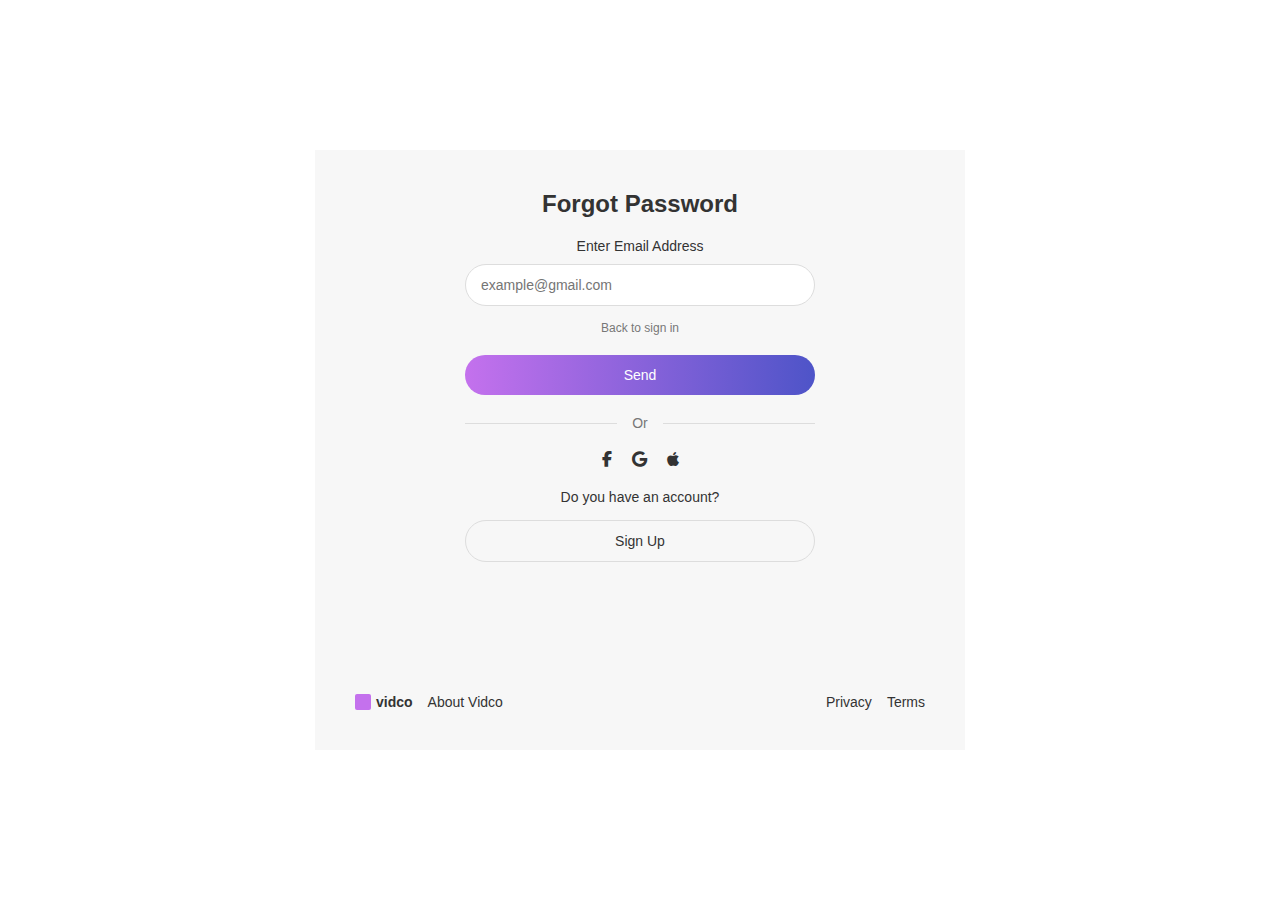
<file: index.html>
<!DOCTYPE html>
<html lang="en">
<head>
    <meta charset="UTF-8">
    <meta name="viewport" content="width=device-width, initial-scale=1.0">
    <title>Forgot Password</title>
    <link rel="stylesheet" href="styles.css">
    <link rel="stylesheet" href="https://cdnjs.cloudflare.com/ajax/libs/font-awesome/6.4.0/css/all.min.css">
</head>
<body>
    <div class="container">
        <div class="form-container">
            <h1>Forgot Password</h1>
            
            <p class="label">Enter Email Address</p>
            
            <div class="input-container">
                <input type="email" placeholder="example@gmail.com">
            </div>
            
            <a href="#" class="back-link">Back to sign in</a>
            
            <button class="send-button">Send</button>
            
            <div class="divider">
                <span class="line"></span>
                <span class="or-text">Or</span>
                <span class="line"></span>
            </div>
            
            <div class="social-icons">
                <a href="#" class="social-icon"><i class="fab fa-facebook-f"></i></a>
                <a href="#" class="social-icon"><i class="fab fa-google"></i></a>
                <a href="#" class="social-icon"><i class="fab fa-apple"></i></a>
            </div>
            
            <p class="account-text">Do you have an account?</p>
            
            <button class="signup-button">Sign Up</button>
        </div>
        
        <footer>
            <div class="footer-left">
                <div class="logo">
                    <span class="logo-square"></span>
                    <span class="logo-text">vidco</span>
                </div>
                <a href="#" class="about-link">About Vidco</a>
            </div>
            <div class="footer-right">
                <a href="#" class="footer-link">Privacy</a>
                <a href="#" class="footer-link">Terms</a>
            </div>
        </footer>
    </div>

    <script src="script.js"></script>
</body>
</html>






<!-- <!DOCTYPE html>
<html lang="en">
<head>
    <meta charset="UTF-8">
    <meta name="viewport" content="width=device-width, initial-scale=1.0">
    <title>Forgot Password</title>
    <link rel="stylesheet" href="styles.css">
</head>
<body>
    <div class="container">
        <h1>Forgot Password</h1>
        
        <div class="form-group">
            <label>Enter Email Address</label>
            <input type="email" placeholder="example@gmail.com" class="email-input">
        </div>

        <a href="#" class="back-link">Back to sign in</a>

        <button class="send-btn">Send</button>

        <div class="separator">
            <span class="or-line"></span>
            <span class="or-text">Or</span>
            <span class="or-line"></span>
        </div>

        <div class="account-prompt">
            <span>Do you have an account?</span>
            <a href="#" class="signup-link">Sign Up</a>
        </div>

        <div class="footer">
            <a href="#" class="footer-link">video</a>
            <a href="#" class="footer-link">About Video</a>
            <a href="#" class="footer-link">Privacy Terms</a>
        </div>
    </div>
</body>
</html> -->
</file>
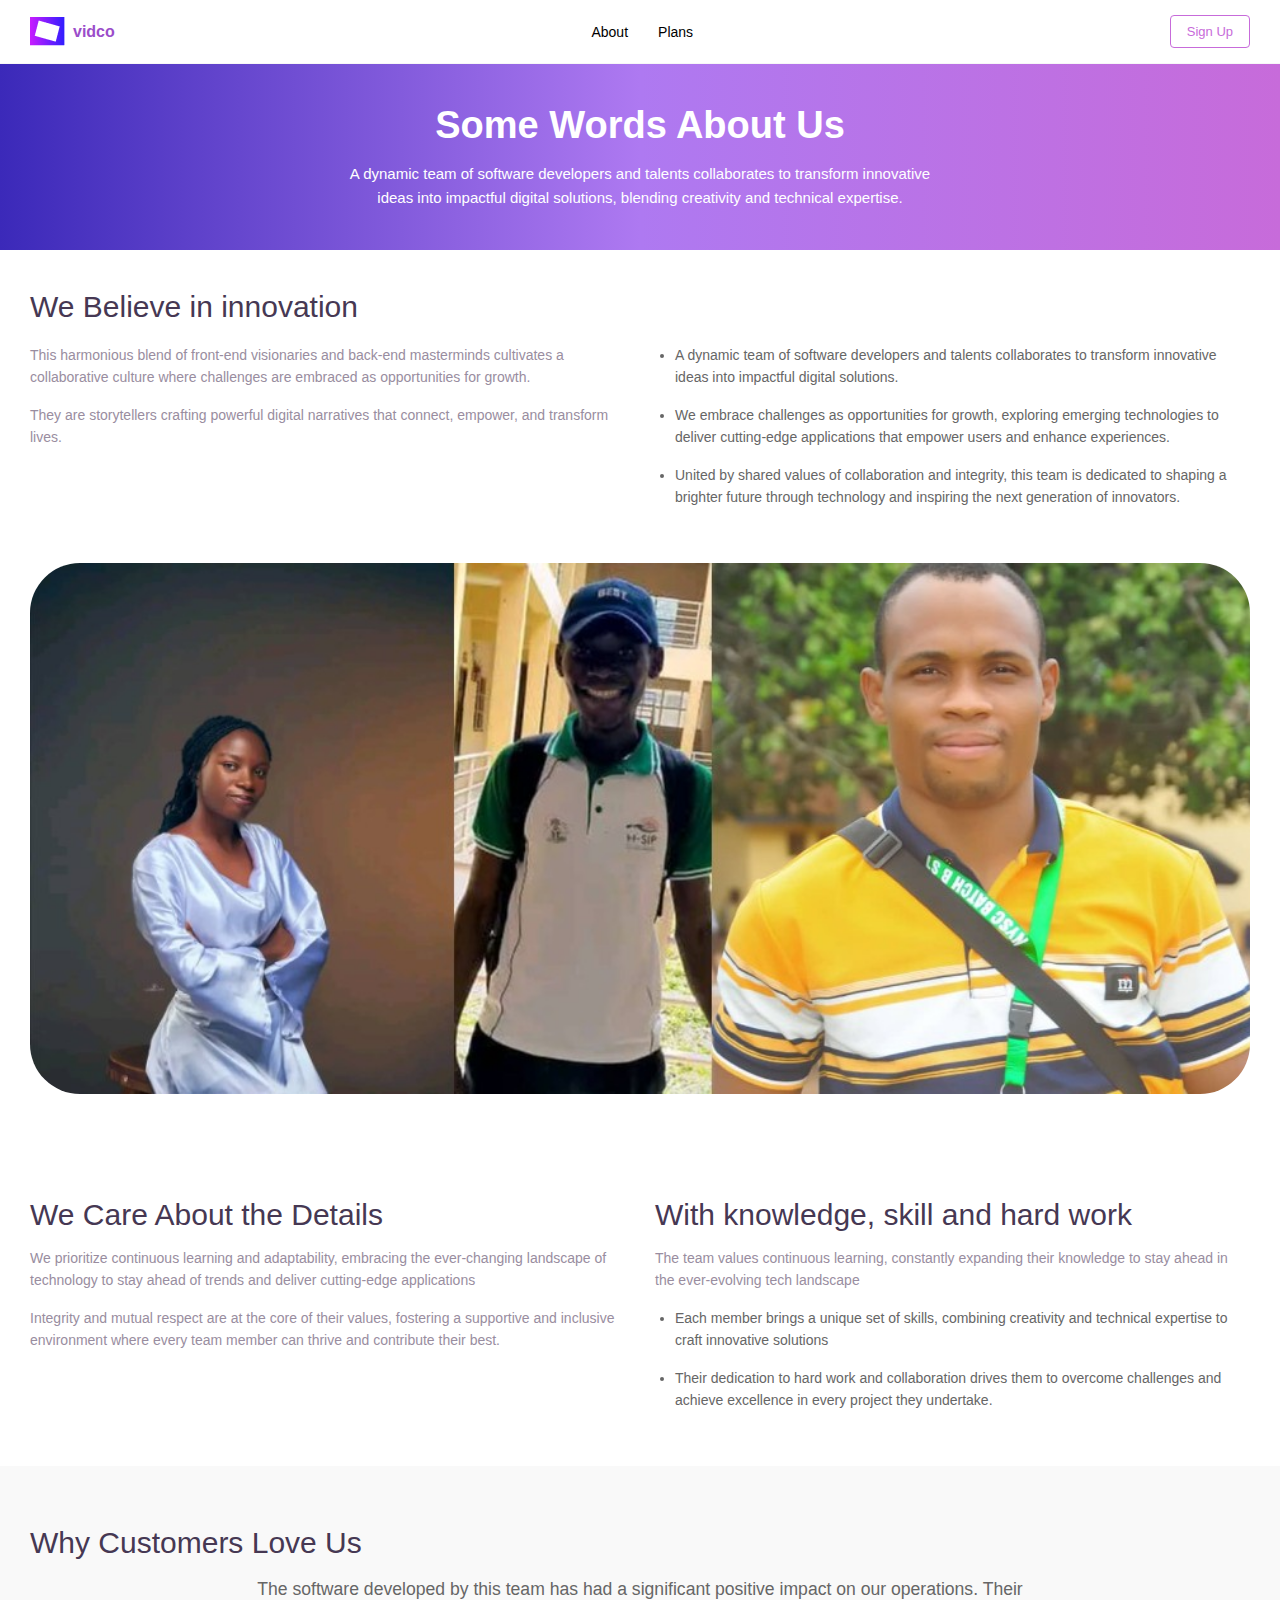
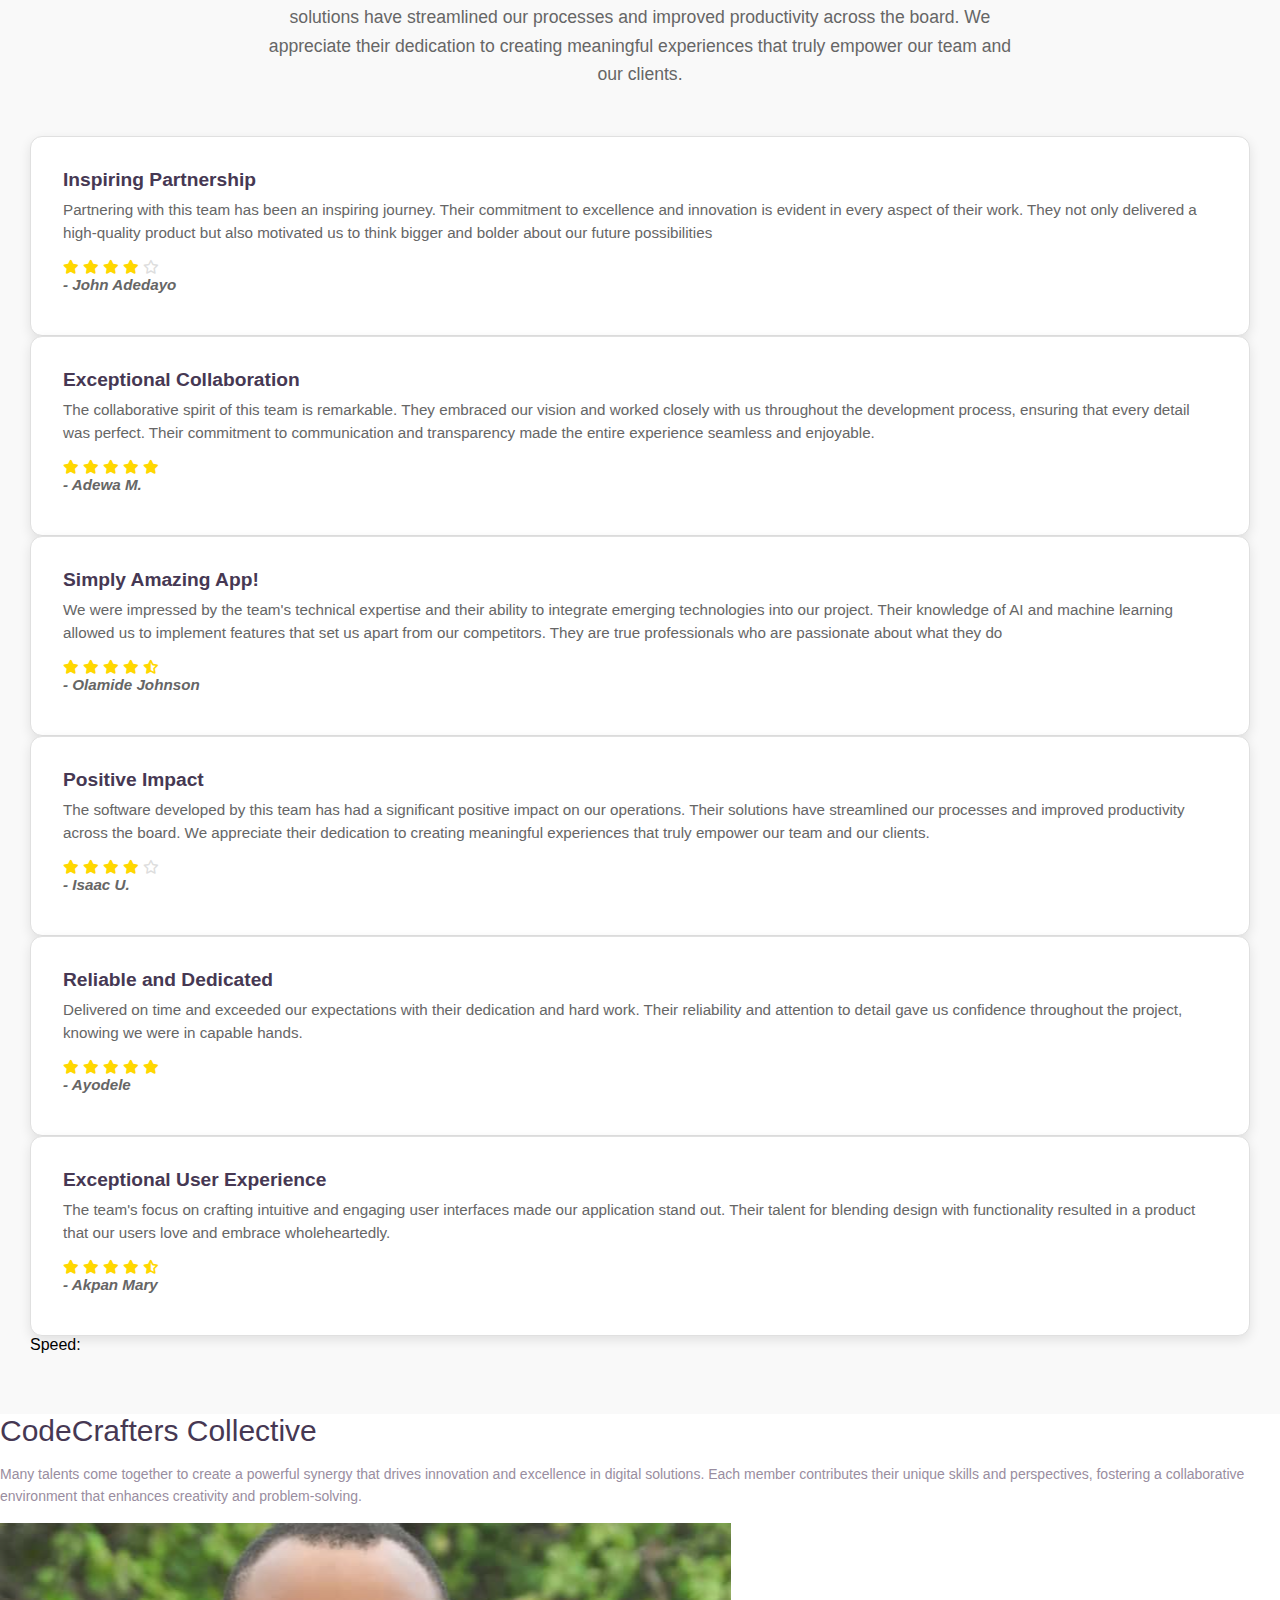
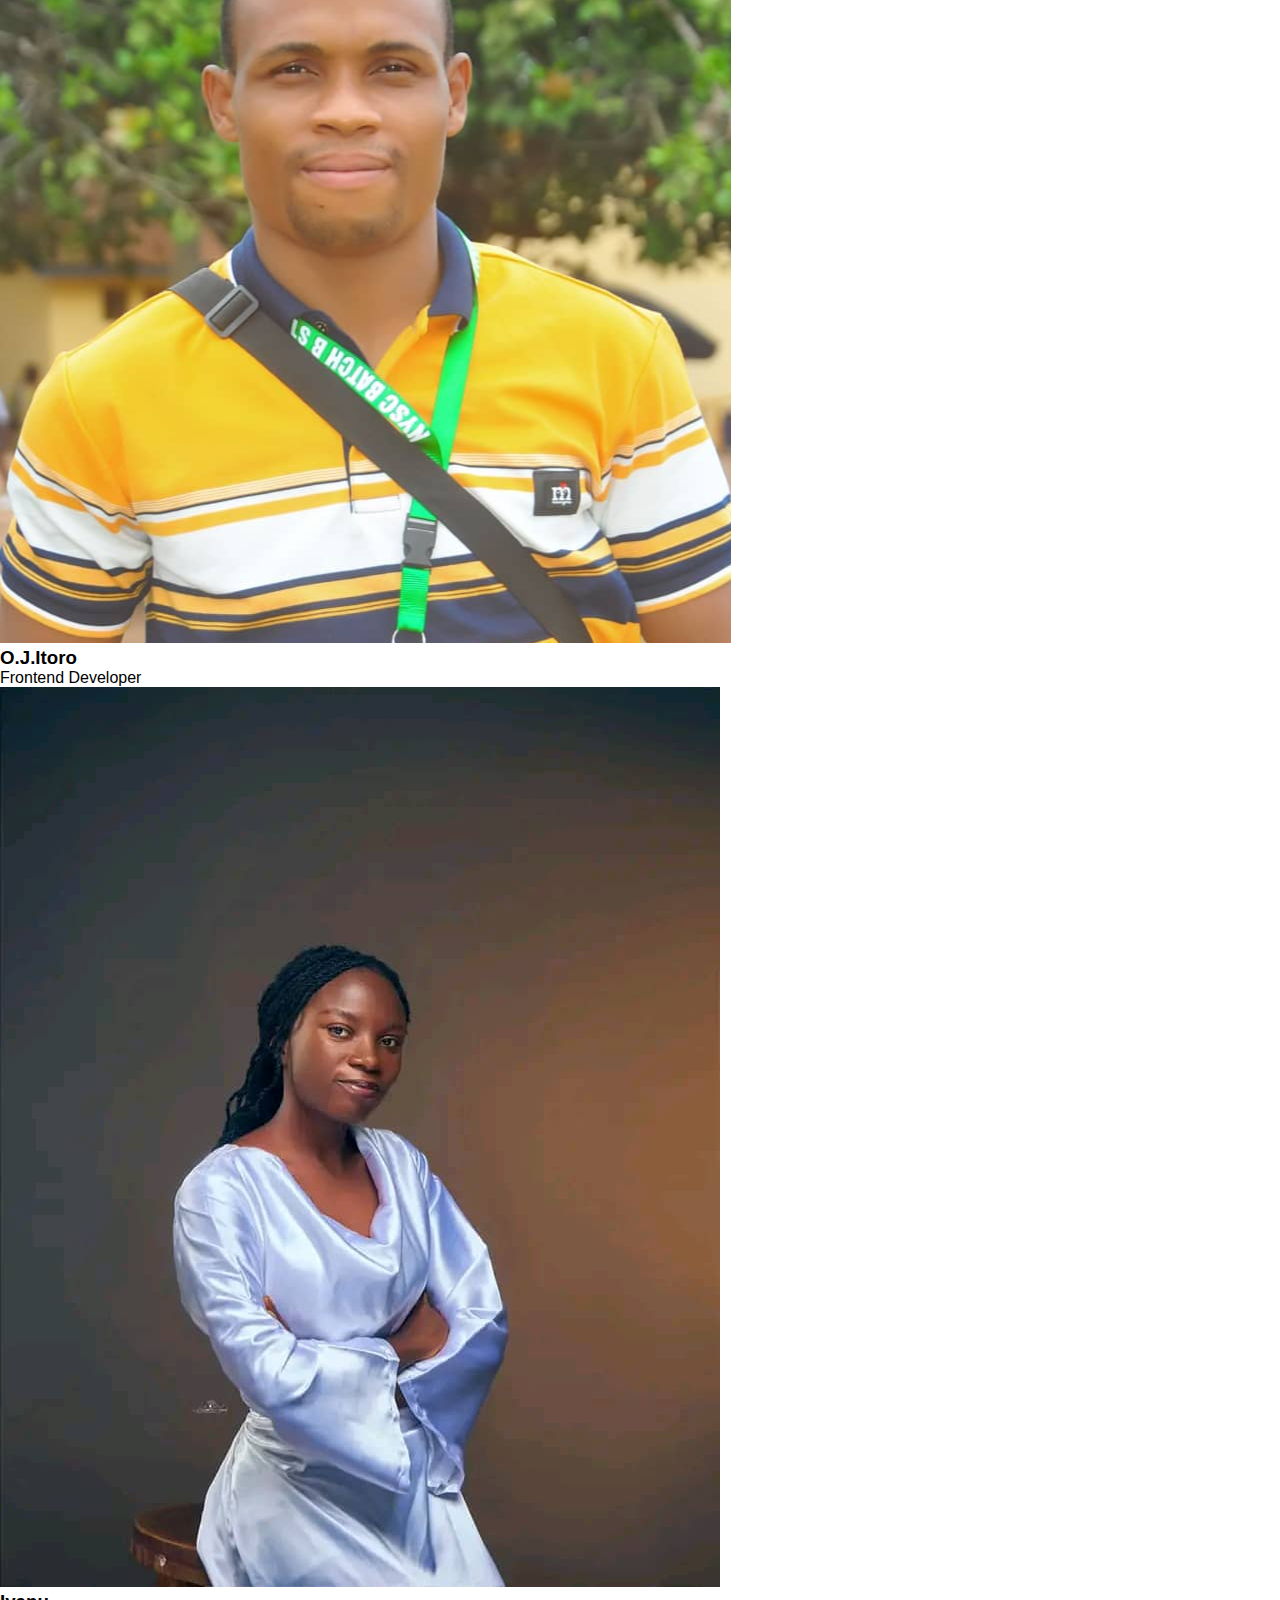
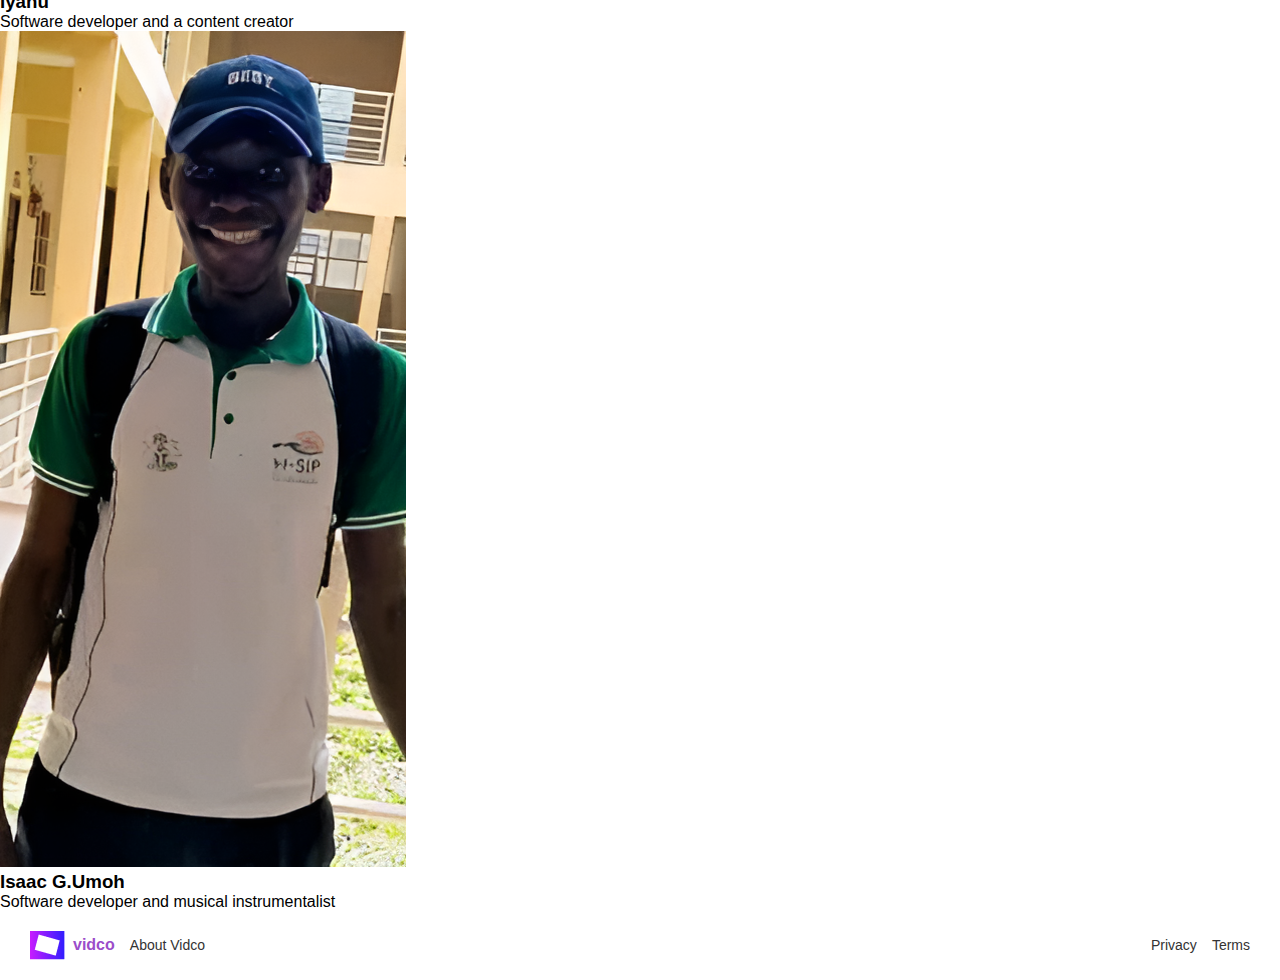
<file: check.html>
<!DOCTYPE html>
<html lang="en">
<head>
    <meta charset="UTF-8">
    <meta name="viewport" content="width=device-width, initial-scale=1.0">
    <title>Vidco - About Us</title>
    <link rel="stylesheet" href="check.css">
    <link rel="stylesheet" href="https://cdnjs.cloudflare.com/ajax/libs/font-awesome/6.4.0/css/all.min.css">
</head>
<body>
    <div class="container">
        <!-- Header -->
        <header>
            <div class="logo">
                <img src="Vector.png" alt="Vidco logo">
                <span class="logo-text">vidco</span>
            </div>
            <nav>
                <ul>
                    <li><a href="#">About</a></li>
                    <li><a href="#">Plans</a></li>
                </ul>
            </nav>
            <button class="sign-up-btn">Sign Up</button>
        </header>

        <!-- Hero Section -->
        <section class="hero">
            <h1>Some Words About Us</h1>
            <p>A dynamic team of software developers and talents collaborates to transform innovative ideas into impactful digital solutions, blending creativity and technical expertise.</p>
        </section>

        <!-- Simple Design Section -->
        <section class="simple-design">
            <h2>We Believe in innovation</h2>
        
            <div class="two-columns">
                <div class="column">
                    <p class="content-text">This harmonious blend of front-end visionaries and back-end masterminds cultivates a collaborative culture where challenges are embraced as opportunities for growth.</p>
                    <p class="content-text">They are storytellers crafting powerful digital narratives that connect, empower, and transform lives.</p>
                </div>
                <div class="column">
                    <ul class="bullet-list">
                        <li>A dynamic team of software developers and talents collaborates to transform innovative ideas into impactful digital solutions.</li>
                        <li>We embrace challenges as opportunities for growth, exploring emerging technologies to deliver cutting-edge applications that empower users and enhance experiences.</li>
                        <li>United by shared values of collaboration and integrity, this team is dedicated to shaping a brighter future through technology and inspiring the next generation of innovators.</li>
                    </ul>
                </div>
            </div>
        </section>

        <!-- Team Photo Section -->
        <section class="team-photo">
            <img src="thisimage.png" alt="Team photo" class="team-image">
        </section>

        <!-- Details Section -->
        <section class="details">
            <div class="two-columns">
                <div class="column">
                    <h2>We Care About the Details</h2>
                    <p class="content-text">We prioritize continuous learning and adaptability, embracing the ever-changing landscape of technology to stay ahead of trends and deliver cutting-edge applications</p>
                    <p class="content-text">Integrity and mutual respect are at the core of their values, fostering a supportive and inclusive environment where every team member can thrive and contribute their best.</p>
                </div>
                <div class="column">
                    <h2>With knowledge, skill and hard work</h2>
                    <p class="content-text">The team values continuous learning, constantly expanding their knowledge to stay ahead in the ever-evolving tech landscape</p>
                    <ul class="bullet-list">
                        <li>Each member brings a unique set of skills, combining creativity and technical expertise to craft innovative solutions</li>
                        <li>Their dedication to hard work and collaboration drives them to overcome challenges and achieve excellence in every project they undertake.</li>
                    </ul>
                </div>
            </div>
        </section>

        <section class="testimonials">
            <h2>Why Customers Love Us</h2>
            <p class="testimonials-intro">The software developed by this team has had a significant positive impact on our operations. Their solutions have streamlined our processes and improved productivity across the board. We appreciate their dedication to creating meaningful experiences that truly empower our team and our clients.</p>
            
            <div class="testimonial-carousel-container">
                <div class="testimonial-cards" id="testimonialCards">
                    <!-- Original testimonials -->
                    <div class="testimonial-card">
                        <h3>Inspiring Partnership</h3>
                        <p class="testimonial-text">Partnering with this team has been an inspiring journey. Their commitment to excellence and innovation is evident in every aspect of their work. They not only delivered a high-quality product but also motivated us to think bigger and bolder about our future possibilities</p>
                        <div class="rating">
                            <i class="fas fa-star"></i>
                            <i class="fas fa-star"></i>
                            <i class="fas fa-star"></i>
                            <i class="fas fa-star"></i>
                            <i class="far fa-star"></i>
                        </div>
                        <p class="author">- John Adedayo</p>
                    </div>
                    <div class="testimonial-card">
                       <h3>Exceptional Collaboration</h3>
                        <p class="testimonial-text">The collaborative spirit of this team is remarkable. They embraced our vision and worked closely with us throughout the development process, ensuring that every detail was perfect. Their commitment to communication and transparency made the entire experience seamless and enjoyable.</p>
                        
                        <div class="rating">
                            <i class="fas fa-star"></i>
                            <i class="fas fa-star"></i>
                            <i class="fas fa-star"></i>
                            <i class="fas fa-star"></i>
                            <i class="fas fa-star"></i>
                        </div>
                       <p class="author">- Adewa M.</p>
                    </div>
                    <div class="testimonial-card">
                       <h3>Simply Amazing App!</h3>
                        <p class="testimonial-text">We were impressed by the team's technical expertise and their ability to integrate emerging technologies into our project. Their knowledge of AI and machine learning allowed us to implement features that set us apart from our competitors. They are true professionals who are passionate about what they do</p>
                        
                        <div class="rating">
                            <i class="fas fa-star"></i>
                            <i class="fas fa-star"></i>
                            <i class="fas fa-star"></i>
                            <i class="fas fa-star"></i>
                            <i class="fas fa-star-half-alt"></i>
                        </div>
                       <p class="author">- Olamide Johnson</p>
                    </div>
                    <!-- Duplicate testimonials for seamless loop -->
                    <div class="testimonial-card">
                        <h3>Positive Impact</h3>
                        <p class="testimonial-text">The software developed by this team has had a significant positive impact on our operations. Their solutions have streamlined our processes and improved productivity across the board. We appreciate their dedication to creating meaningful experiences that truly empower our team and our clients.</p>
                        <div class="rating">
                            <i class="fas fa-star"></i>
                            <i class="fas fa-star"></i>
                            <i class="fas fa-star"></i>
                            <i class="fas fa-star"></i>
                            <i class="far fa-star"></i>
                        </div>
                        <p class="author">- Isaac U.</p>
                    </div>
                    <div class="testimonial-card">
                        <h3>Reliable and Dedicated</h3>
                        <p class="testimonial-text">Delivered on time and exceeded our expectations with their dedication and hard work. Their reliability and attention to detail gave us confidence throughout the project, knowing we were in capable hands.</p>
                        <div class="rating">
                            <i class="fas fa-star"></i>
                            <i class="fas fa-star"></i>
                            <i class="fas fa-star"></i>
                            <i class="fas fa-star"></i>
                            <i class="fas fa-star"></i>
                        </div>
                        <p class="author">- Ayodele</p>
                    </div>
                    <div class="testimonial-card">
                        <h3>Exceptional User Experience</h3>
                        <p class="testimonial-text">The team's focus on crafting intuitive and engaging user interfaces made our application stand out. Their talent for blending design with functionality resulted in a product that our users love and embrace wholeheartedly.</p>
                        <div class="rating">
                            <i class="fas fa-star"></i>
                            <i class="fas fa-star"></i>
                            <i class="fas fa-star"></i>
                            <i class="fas fa-star"></i>
                            <i class="fas fa-star-half-alt"></i>
                        </div>
                        <p class="author">- Akpan Mary</p>
                    </div>
                </div>
            </div>
            
            <div class="carousel-controls">
                <div class="control-dot pause-dot" data-tooltip="Pause/Resume" onclick="togglePause()"></div>
                <div class="control-dot reverse-dot" data-tooltip="Reverse Direction" onclick="reverseDirection()"></div>
                
                <div class="speed-controls">
                    <span class="speed-label">Speed:</span>
                    <div class="speed-dot" data-speed="30" data-tooltip="Slow" onclick="changeSpeed(30)"></div>
                    <div class="speed-dot active" data-speed="20" data-tooltip="Normal" onclick="changeSpeed(20)"></div>
                    <div class="speed-dot" data-speed="10" data-tooltip="Fast" onclick="changeSpeed(10)"></div>
                </div>
            </div>
        </section>

        <!-- Team Section -->
        <section class="team">
            <h2>CodeCrafters Collective</h2>
            <p class="content-text">Many talents come together to create a powerful synergy that drives innovation and excellence in digital solutions. Each member contributes their unique skills and perspectives, fostering a collaborative environment that enhances creativity and problem-solving.</p>
            
            <div class="team-members">
                <div class="team-member">
                    <img src="Image1.png" alt="O.J.Itoro" class="member-image">
                    <h3>O.J.Itoro</h3>
                    <p>Frontend Developer</p>
                </div>
                <div class="team-member">
                    <img src="WhatsApp Image 2025-06-01 at 13.56.41_3164baae.jpg" alt="Iyanu" class="member-image">
                    <h3>Iyanu</h3>
                    <p>Software developer and a content creator</p>
                </div>
                <div class="team-member">
                    <img src="useimage1.png" alt="Isaac G.Umoh" class="member-image">
                    <h3>Isaac G.Umoh</h3>
                    <p>Software developer and musical instrumentalist</p>
                </div>
            </div>
        </section>

        <!-- Footer -->
        <footer>
            <div class="footer-left">
                <div class="logo">
                    <img src="Vector.png"alt="Vidco logo">
                    <span class="logo-text">vidco</span>
                </div>
                <a href="#" class="about-link">About Vidco</a>
            </div> 
            <div class="footer-right">
                <a href="#" class="footer-link">Privacy</a>
                <a href="#" class="footer-link">Terms</a>
            </div>
        </footer>
    </div>
    <script src="check.js"></script>
</body>
</html>
</file>
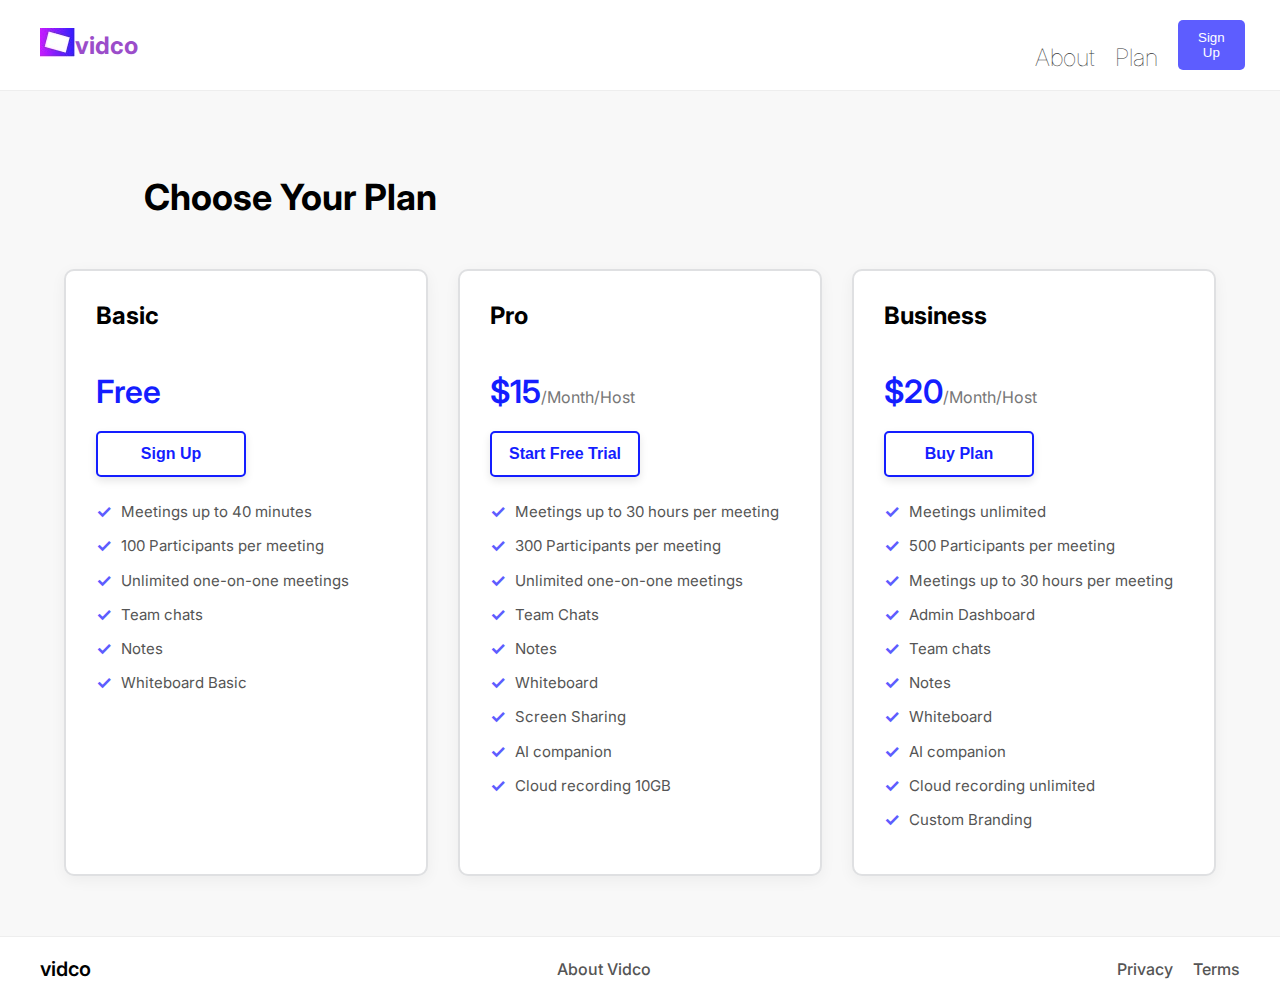
<file: form.html>
<!DOCTYPE html>
<html lang="en">
<head>
    <meta charset="UTF-8">
    <meta name="viewport" content="width=device-width, initial-scale=1.0">
    <title>Vidco - Choose Your Plan</title>
    <link rel="stylesheet" href="form.css">
    <link rel="preconnect" href="https://fonts.googleapis.com">
    <link rel="preconnect" href="https://fonts.gstatic.com" crossorigin>
    <link href="https://fonts.googleapis.com/css2?family=Inter:wght@400;500;600;700&display=swap" rel="stylesheet">
</head>
<body>
    <header class="header">
        <div class="logo">
                <div class="logo-square"></div>
                <img src="WhatsApp Image 2025-05-30 at 5.42.43 PM.jpeg">
                
            </div>
        <div class="logo-text">vidco</div>
        <nav class="nav">
            <a href="#" class="nav-link">About</a>
            <a href="#" class="nav-link">Plan</a>
            <button class="sign-up-button">Sign Up</button>
        </nav>
    </header>

    <main class="main-content">
        <h1>Choose Your Plan</h1>

        <div class="plans-container">
            <div class="plan-card">
                <h2>Basic</h2>
                <p class="price">Free</p>
                <button class="sign-up-btn">Sign Up</button>
                <ul class="features-list">
                    <li>Meetings up to 40 minutes</li>
                    <li>100 Participants per meeting</li>
                    <li>Unlimited one-on-one meetings</li>
                    <li>Team chats</li>
                    <li>Notes</li>
                    <li>Whiteboard Basic</li>
                </ul>
            </div>

            <div class="plan-card">
                <h2>Pro</h2>
                <p class="price">$15<span>/Month/Host</span></p>
                <button class="start-free-trial-btn">Start Free Trial</button>
                <ul class="features-list">
                    <li>Meetings up to 30 hours per meeting</li>
                    <li>300 Participants per meeting</li>
                    <li>Unlimited one-on-one meetings</li>
                    <li>Team Chats</li>
                    <li>Notes</li>
                    <li>Whiteboard</li>
                    <li>Screen Sharing</li>
                    <li>AI companion</li>
                    <li>Cloud recording 10GB</li>
                </ul>
            </div>

            <div class="plan-card">
                <h2>Business</h2>
                <p class="price">$20<span>/Month/Host</span></p>
                <button class="buy-plan-btn">Buy Plan</button>
                <ul class="features-list">
                    <li>Meetings unlimited</li>
                    <li>500 Participants per meeting</li>
                    <li>Meetings up to 30 hours per meeting</li>
                    <li>Admin Dashboard</li>
                    <li>Team chats</li>
                    <li>Notes</li>
                    <li>Whiteboard</li>
                    <li>AI companion</li>
                    <li>Cloud recording unlimited</li>
                    <li>Custom Branding</li>
                </ul>
            </div>
        </div>
    </main>

    <footer class="footer">
        <div class="logo">vidco</div>
        <nav class="footer-nav">
            <a href="#" class="nav-link">About Vidco</a>
        </nav>
        <div class="footer-links">
            <a href="#" class="nav-link">Privacy</a>
            <a href="#" class="nav-link">Terms</a>
        </div>
    </footer>
</body>
</html>
</file>
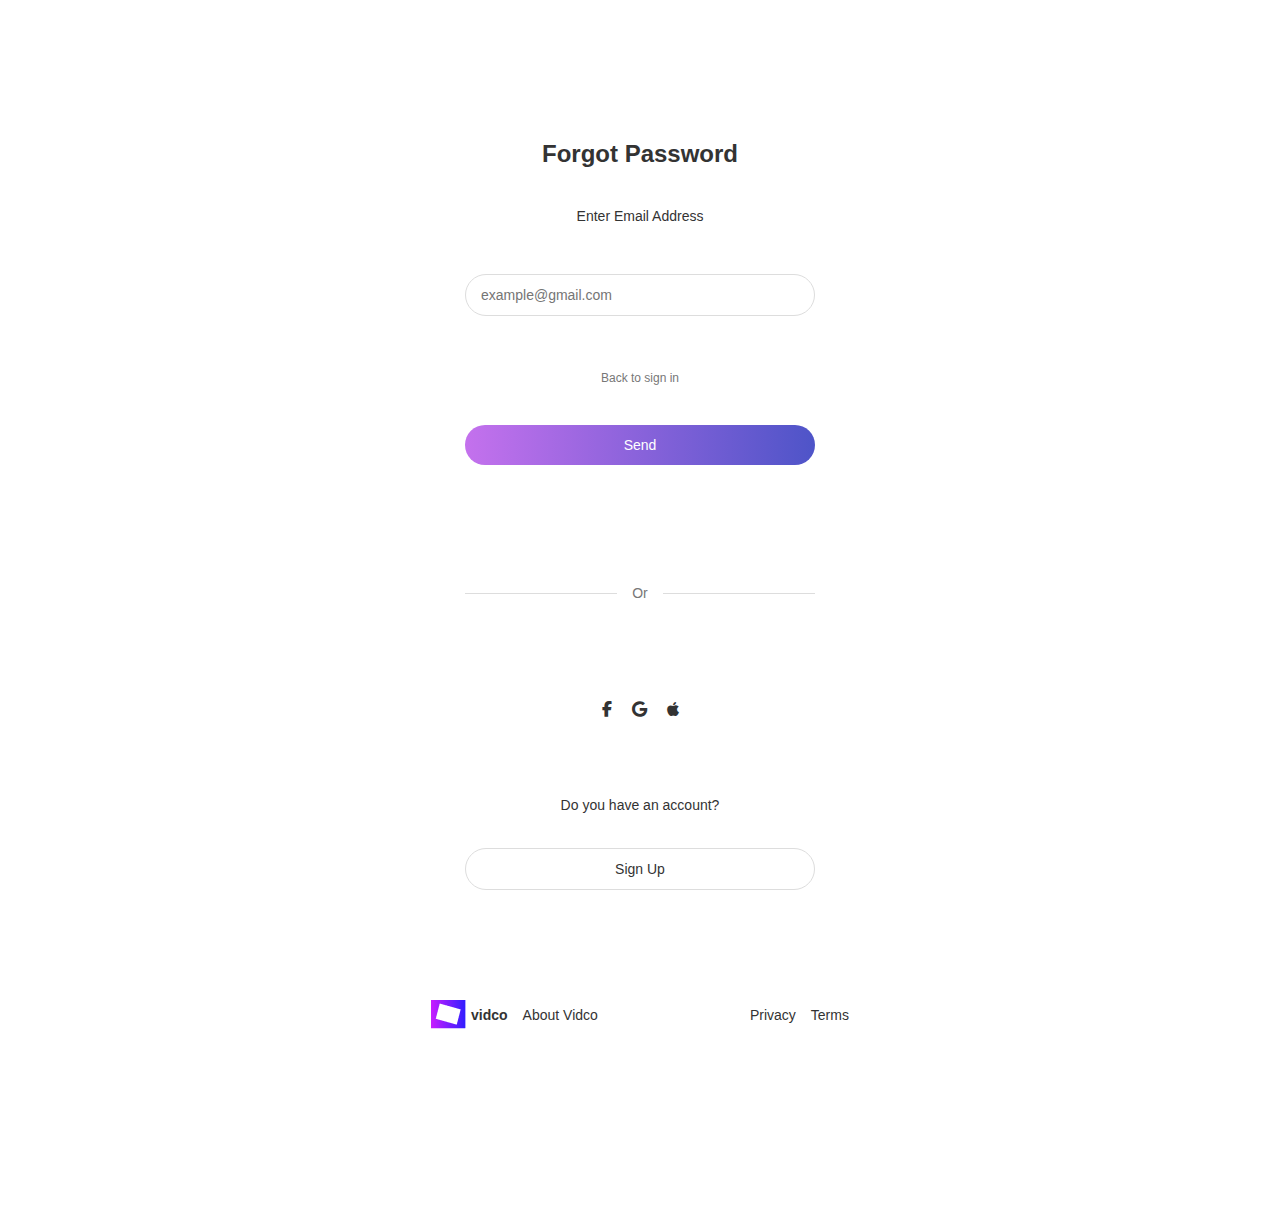
<file: index2.html>
<!DOCTYPE html>
<html lang="en">
<head>
    <meta charset="UTF-8">
    <meta name="viewport" content="width=device-width, initial-scale=1.0">
    <title>Forgot Password</title>
    <link rel="stylesheet" href="style1.css">
    <link rel="stylesheet" href="https://cdnjs.cloudflare.com/ajax/libs/font-awesome/6.4.0/css/all.min.css">
</head>
<body>
    <div class="container">
        <div class="form-container">
            <h1>Forgot Password</h1>
            
            <p class="label">Enter Email Address</p>
            
            <div class="input-container">
                <input type="email" placeholder="example@gmail.com">
            </div>
            
            <a href="#" class="back-link">Back to sign in</a>
            
            <button class="send-button">Send</button>
            
            <div class="divider">
                <span class="line"></span>
                <span class="or-text">Or</span>
                <span class="line"></span>
            </div>
            
            <div class="social-icons">
                <a href="#" class="social-icon"><i class="fab fa-facebook-f"></i></a>
                <a href="#" class="social-icon"><i class="fab fa-google"></i></a>
                <a href="#" class="social-icon"><i class="fab fa-apple"></i></a>
            </div>
            
            <p class="account-text">Do you have an account?</p>
            
            <button class="signup-button">Sign Up</button>
        </div>
        
        <footer>
            <div class="footer-left">
                <div class="logo">
                    <img src="Vector.png"alt="Vidco logo">
                    <span class="logo-text">vidco</span>
                </div>
                <a href="#" class="about-link">About Vidco</a>
            </div> 
            <div class="footer-right">
                <a href="#" class="footer-link">Privacy</a>
                <a href="#" class="footer-link">Terms</a>
            </div>
        </footer>
    </div>
</body>
</html>
</file>
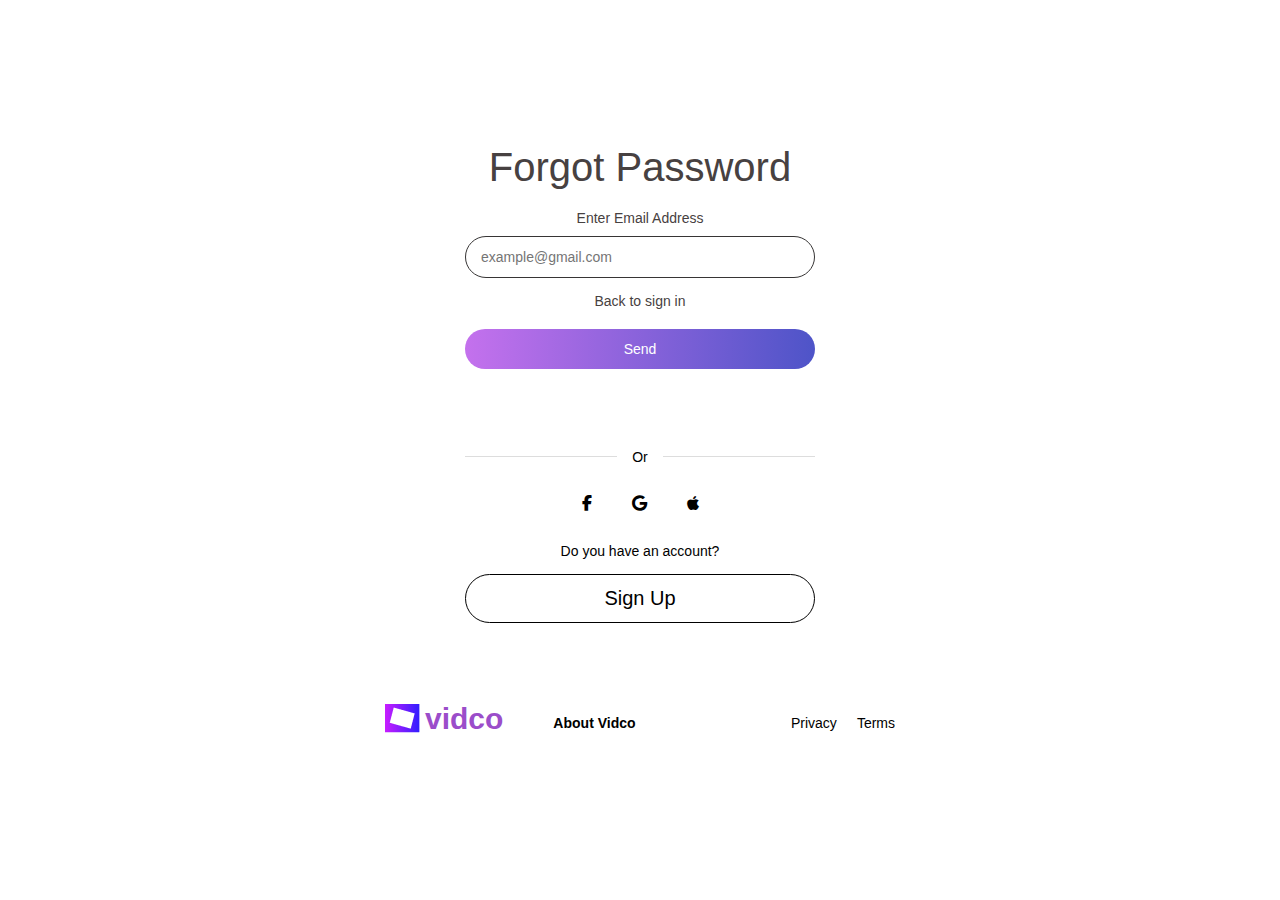
<file: password.html>
<!DOCTYPE html>
<html lang="en">
<head>
    <meta charset="UTF-8">
    <meta name="viewport" content="width=device-width, initial-scale=1.0">
    <title>Forgot Password</title>
    <link rel="stylesheet" href="password.css">
    <link rel="stylesheet" href="https://cdnjs.cloudflare.com/ajax/libs/font-awesome/6.4.0/css/all.min.css">
</head>
<body>
    <div class="container">
        <div class="form-container">
            <h1>Forgot Password</h1>
            
            <p class="label">Enter Email Address</p>
            
            <div class="input-container">
                <input type="email" placeholder="example@gmail.com" required>
            </div>
            
            <a href="#" class="back-link">Back to sign in</a>
            
            <button class="send-button">Send</button>
            
            <div class="divider">
                <span class="line"></span>
                <span class="or-text">Or</span>
                <span class="line"></span>
            </div>
            
            <div class="social-icons">
                <a href="#" class="social-icon"><i class="fab fa-facebook-f"></i></a>
                <a href="#" class="social-icon"><i class="fab fa-google"></i></a>
                <a href="#" class="social-icon"><i class="fab fa-apple"></i></a>
            </div>
            
            <p class="account-text">Do you have an account?</p>
            
            <button class="register-button">Sign Up</button>
        </div>
        
        <footer>
            <div class="footer-left">
                <div class="logo">
                    <img src="Vector.png"alt="Vidco logo">
                    <span class="logo-text">vidco</span>
                </div>
                <a href="#" class="about-link">About Vidco</a>
            </div> 
            <div class="footer-right">
                <a href="#" class="footer-link">Privacy</a>
                <a href="#" class="footer-link">Terms</a>
            </div>
        </footer>
    </div>
</body>
</html>
</file>
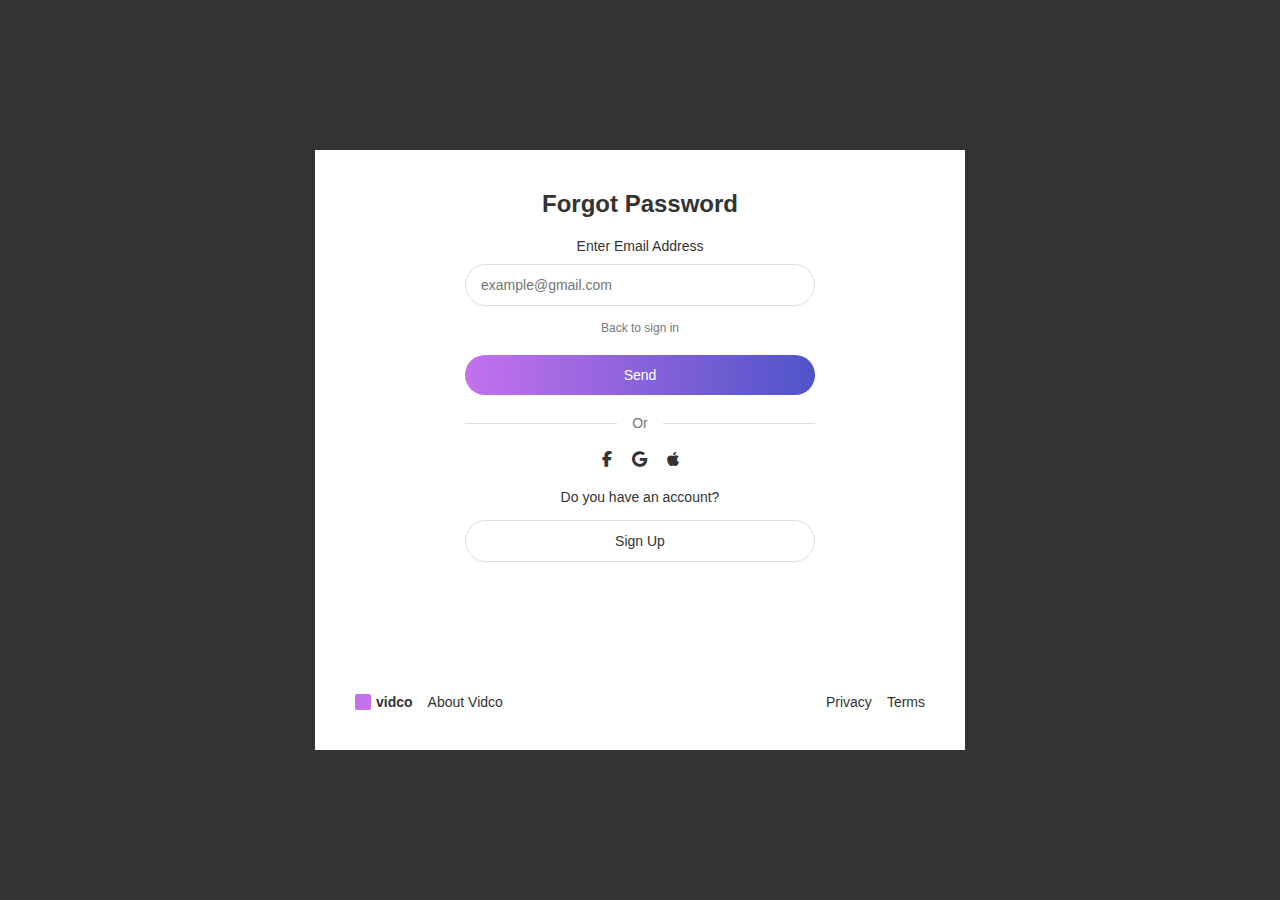
<file: verify.html>
<!DOCTYPE html>
<html lang="en">
<head>
    <meta charset="UTF-8">
    <meta name="viewport" content="width=device-width, initial-scale=1.0">
    <title>Forgot Password</title>
    <link rel="stylesheet" href="verify.css">
    <link rel="stylesheet" href="https://cdnjs.cloudflare.com/ajax/libs/font-awesome/6.4.0/css/all.min.css">
</head>
<body>
    <div class="container">
        <div class="form-container">
            <!-- heading -->
            <h1>Forgot Password</h1>
            
            <p class="label">Enter Email Address</p>
            
            <div class="input-container">
                <input type="email" placeholder="example@gmail.com">
            </div>
            
            <a href="#" class="back-link">Back to sign in</a>
            
            <button class="send-button">Send</button>
            
            <div class="divider">
                <span class="line"></span>
                <span class="or-text">Or</span>
                <span class="line"></span>
            </div>
            
            <div class="social-icons">
                <a href="#" class="social-icon"><i class="fab fa-facebook-f"></i></a>
                <a href="#" class="social-icon"><i class="fab fa-google"></i></a>
                <a href="#" class="social-icon"><i class="fab fa-apple"></i></a>
            </div>
            
            <p class="account-text">Do you have an account?</p>
            
            <button class="signup-button">Sign Up</button>
        </div>
        
        <footer>
            <div class="footer-left">
                <div class="logo">
                    <span class="logo-square"></span>
                    <span class="logo-text">vidco</span>
                </div>
                <a href="#" class="about-link">About Vidco</a>
            </div>
            <div class="footer-right">
                <a href="#" class="footer-link">Privacy</a>
                <a href="#" class="footer-link">Terms</a>
            </div>
        </footer>
    </div>

    <script src="script.js"></script>
</body>
</html>






<!-- <!DOCTYPE html>
<html lang="en">
<head>
    <meta charset="UTF-8">
    <meta name="viewport" content="width=device-width, initial-scale=1.0">
    <title>Forgot Password</title>
    <link rel="stylesheet" href="styles.css">
</head>
<body>
    <div class="container">
        <h1>Forgot Password</h1>
        
        <div class="form-group">
            <label>Enter Email Address</label>
            <input type="email" placeholder="example@gmail.com" class="email-input">
        </div>

        <a href="#" class="back-link">Back to sign in</a>

        <button class="send-btn">Send</button>

        <div class="separator">
            <span class="or-line"></span>
            <span class="or-text">Or</span>
            <span class="or-line"></span>
        </div>

        <div class="account-prompt">
            <span>Do you have an account?</span>
            <a href="#" class="signup-link">Sign Up</a>
        </div>

        <div class="footer">
            <a href="#" class="footer-link">video</a>
            <a href="#" class="footer-link">About Video</a>
            <a href="#" class="footer-link">Privacy Terms</a>
        </div>
    </div>
</body>
</html> -->
</file>
<file: styles.css>
* {
    margin: 0;
    padding: 0;
    box-sizing: border-box;
    font-family: -apple-system, BlinkMacSystemFont, 'Segoe UI', Roboto, Oxygen, Ubuntu, Cantarell, 'Open Sans', 'Helvetica Neue', sans-serif;
}

 body {
    /* background-color: #333; */
     display: flex;
    justify-content: center;
    align-items: center;
    min-height: 100vh;
} 

.container {
    background-color: #F7F7F7;
    width: 100%;
    max-width: 650px;
    min-height: 600px;
    display: flex;
    flex-direction: column;
    justify-content: space-between;
    padding: 40px;
}

.form-container {
    display: flex;
    flex-direction: column;
    align-items: center;
    width: 100%;
}

h1 {
    font-size: 24px;
    color: #333;
    font-weight: 600;
    margin-bottom: 20px;
}

.label {
    font-size: 14px;
    color: #333;
    align-self: center;
    margin-bottom: 10px;
}

.input-container {
    width: 100%;
    max-width: 350px;
    margin-bottom: 15px;
}

input {
    width: 100%;
    padding: 12px 15px;
    border: 1px solid #ddd;
    border-radius: 25px;
    font-size: 14px;
    outline: none;
}

.back-link {
    font-size: 12px;
    color: #777;
    text-decoration: none;
    margin-bottom: 20px;
}

.send-button {
    width: 100%;
    max-width: 350px;
    padding: 12px;
    border: none;
    border-radius: 25px;
    background: linear-gradient(to right, #c471ed, #4e54c8);
    color: white;
    font-size: 14px;
    font-weight: 500;
    cursor: pointer;
    margin-bottom: 20px;
}

.divider {
    display: flex;
    align-items: center;
    width: 100%;
    max-width: 350px;
    margin-bottom: 20px;
}

.line {
    flex: 1;
    height: 1px;
    background-color: #ddd;
}

.or-text {
    padding: 0 15px;
    color: #777;
    font-size: 14px;
}

.social-icons {
    display: flex;
    justify-content: center;
    gap: 20px;
    margin-bottom: 20px;
}

.social-icon {
    color: #333;
    font-size: 16px;
}

.account-text {
    font-size: 14px;
    color: #333;
    margin-bottom: 15px;
}

.signup-button {
    width: 100%;
    max-width: 350px;
    padding: 12px;
    border: 1px solid #ddd;
    border-radius: 25px;
    background: transparent;
    color: #333;
    font-size: 14px;
    font-weight: 500;
    cursor: pointer;
}

footer {
    display: flex;
    justify-content: space-between;
    align-items: center;
    width: 100%;
    margin-top: 40px;
}

.footer-left {
    display: flex;
    align-items: center;
    gap: 15px;
}

.logo {
    display: flex;
    align-items: center;
    gap: 5px;
}

.logo-square {
    width: 16px;
    height: 16px;
    background-color: #c471ed;
    border-radius: 2px;
}

.logo-text {
    color: #333;
    font-weight: 600;
    font-size: 14px;
}

.about-link {
    color: #333;
    text-decoration: none;
    font-size: 14px;
}

.footer-right {
    display: flex;
    gap: 15px;
}

.footer-link {
    color: #333;
    text-decoration: none;
    font-size: 14px;
}
</file>
<file: check.css>
* {
  margin: 0;
  padding: 0;
  box-sizing: border-box;
  font-family: -apple-system, BlinkMacSystemFont, "Segoe UI", Roboto, Oxygen, Ubuntu, Cantarell, "Open Sans",
    "Helvetica Neue", sans-serif, Poppins;
}

body {
  background-color: #f7f7f7;
  width: 100%;
  overflow-x: hidden;
}

.container {
  width: 100%;
  max-width: 100%;
  margin: 0;
  background-color: white;
  min-height: 100vh;
}

/* Header Styles */
header {
  display: flex;
  justify-content: space-between;
  align-items: center;
  padding: 15px 30px;
  border-bottom: 1px solid #f7f7f7;
  position: relative;
}

.logo {
  display: flex;
  align-items: center;
  gap: 8px;
}

.logo-text {
  color: #9b4dca;
  font-weight: 600;
  font-size: 16px;
}

nav {
  flex: 1;
  display: flex;
  justify-content: center;
}

nav ul {
  display: flex;
  list-style: none;
  gap: 30px;
}

nav a {
  color: #000000;
  text-decoration: none;
  font-size: 14px;
  transition: color 0.3s ease, transform 0.2s ease;
  position: relative;
}

nav a:hover {
  color: #9b4dca;
  transform: translateY(-2px);
}

nav a::after {
  content: "";
  position: absolute;
  bottom: -5px;
  left: 0;
  width: 0;
  height: 2px;
  background-color: #9b4dca;
  transition: width 0.3s ease;
}

nav a:hover::after {
  width: 100%;
}

.sign-up-btn {
  padding: 8px 16px;
  font-size: 13px;
  font-weight: 500;
  cursor: pointer;
  border-radius: 4px;
  background-color: transparent;
  color: #c76bda;
  border: 1px solid #c76bda;
  transition: all 0.3s ease;
  white-space: nowrap;
}

.sign-up-btn:hover {
  background-color: #c76bda;
  color: white;
}

/* Hero Section */
.hero {
  background: linear-gradient(to right, #3b29b9, #ae79f1, #c76bda);
  color: white;
  padding: 40px 30px;
  text-align: center;
}

.hero h1 {
  font-size: 38px;
  margin-bottom: 15px;
}

.hero p {
  max-width: 600px;
  margin: 0 auto;
  font-size: 15px;
  font-weight: 500;
  line-height: 1.6;
  color: white;
}

/* Simple Design Section */
.simple-design {
  padding: 40px 30px;
}

.two-columns {
  display: flex;
  gap: 30px;
  margin-top: 20px;
  color: #998da0;
}

.column {
  flex: 1;
}

h2 {
  font-weight: 500;
  font-size: 30px;
  margin-bottom: 15px;
  color: #463853;
}

.content-text {
  font-size: 14px;
  line-height: 1.6;
  color: #998da0;
  margin-bottom: 15px;
}

.bullet-list {
  list-style-type: disc;
  padding-left: 20px;
}

.bullet-list li {
  font-size: 14px;
  line-height: 1.6;
  color: #666;
  margin-bottom: 15px;
}

/* Team Photo Section */
.team-photo {
  padding: 0 30px 40px;
}

.team-image {
  width: 100%;
  max-width: 1500px;
  height: auto;
  border-radius: 50px;
}

/* Details Section */
.details {
  padding: 40px 30px;
}

.rating {
  display: flex;
  gap: 4px;
  margin: 20px 0;
}

.rating i {
  color: #ffd700;
  font-size: 18px;
}

.rating i.far {
  color: #ddd;
}

/* Testimonials Section - Fixed for infinite scroll */
.testimonials {
  padding: 60px 30px;
  background-color: #f9f9f9;
}

.section-heading {
  text-align: center;
  font-size: 2rem;
  margin: 0 0 1rem;
  color: #463853;
}

.testimonials-intro {
  max-width: 800px;
  margin: 0 auto 3rem;
  padding: 0 1rem;
  text-align: center;
  color: #666;
  font-size: 1.1rem;
  line-height: 1.6;
}

.marquee-wrapper {
  overflow: hidden;
  width: 100%;
  background: transparent;
  padding: 2rem 0;
  position: relative;
  mask: linear-gradient(90deg, transparent, white 20%, white 80%, transparent);
  -webkit-mask: linear-gradient(90deg, transparent, white 20%, white 80%, transparent);
}

.marquee-track {
  display: flex;
  gap: 2rem;
  animation: scroll-marquee 30s linear infinite;
  width: fit-content;
}

.marquee-track:hover {
  animation-play-state: paused;
}

.testimonial-card {
  flex: 0 0 320px;
  background: white;
  border: 1px solid #e0e0e0;
  border-radius: 12px;
  padding: 2rem;
  box-shadow: 0 4px 12px rgba(0, 0, 0, 0.1);
  transition: transform 0.3s ease, box-shadow 0.3s ease;
  height: 200px;
  display: flex;
  flex-direction: column;
  justify-content: space-between;
}

.testimonial-card:hover {
  transform: translateY(-5px);
  box-shadow: 0 8px 25px rgba(0, 0, 0, 0.15);
}

.testimonial-card h3 {
  font-size: 1.2rem;
  color: #463853;
  margin-bottom: 0.5rem;
  font-weight: 600;
}

.testimonial-card p {
  color: #666;
  line-height: 1.5;
  font-size: 0.95rem;
  margin-bottom: 0.5rem;
}

.author {
  font-weight: 600;
  color: #9b4dca;
  font-style: italic;
  margin-top: auto;
}

.testimonial-card .rating {
  margin: 0.5rem 0 0;
  justify-content: flex-start;
}

.testimonial-card .rating i {
  font-size: 14px;
}

@keyframes scroll-marquee {
  0% {
    transform: translateX(0);
  }
  100% {
    transform: translateX(-50%);
  }
}

/* Enhanced Team Section Styles */
#app {
  width: 100%;
  background-color: white;
}

/* Team Section Styles - moved from JavaScript */
.team-section {
  padding: 60px 20px;
  text-align: center;
  max-width: 1200px;
  margin: 0 auto;
  background: white;
}

.team-section h1 {
  color: #2d2d2d;
  font-size: 2.5rem;
  margin-bottom: 20px;
  font-weight: 700;
  text-align: center;
}

.team-section .subtitle {
  color: #666;
  margin-bottom: 50px;
  max-width: 600px;
  margin-left: auto;
  margin-right: auto;
  line-height: 1.6;
  text-align: center;
  font-size: 1.1rem;
}

.team-container {
  display: grid;
  grid-template-columns: repeat(auto-fit, minmax(280px, 1fr));
  gap: 40px;
  margin-top: 40px;
  justify-items: center;
  align-items: start;
  max-width: 1200px;
  margin-left: auto;
  margin-right: auto;
}

.team-card {
  /* Remove all card styling - no background, shadow, padding, etc. */
  background: transparent;
  border-radius: 0;
  padding: 0;
  box-shadow: none;
  transition: transform 0.3s ease;
  text-align: center;
  width: 280px !important;
  height: auto !important; /* Changed from fixed height */
  display: flex;
  flex-direction: column;
  justify-content: flex-start;
  align-items: center;
  gap: 15px; /* Add spacing between elements */
}

.team-card:hover {
  transform: none; /* Remove card hover effect */
  box-shadow: none;
}

/* Keep the circular image styling */
.team-card img {
  width: 180px; /* Changed from 120px - make this bigger */
  height: 180px; /* Changed from 120px - make this bigger */
  border-radius: 50%;
  object-fit: cover;
  margin-bottom: 0; /* Remove margin since we're using gap */
  border: 4px solid #f0f0f0;
  transition: transform 0.3s ease, box-shadow 0.3s ease;
  flex-shrink: 0;
}

.team-card img:hover {
  transform: scale(1.05);
  box-shadow: 0 6px 20px rgba(0, 0, 0, 0.2);
}

/* Style the text elements */
.team-card h3 {
  font-size: 1.4rem;
  margin-bottom: 0;
  color: #333;
  font-weight: 600;
  flex-shrink: 0;
}

.team-card p {
  color: #666;
  font-size: 1rem;
  margin: 0;
  line-height: 1.4;
  text-align: center;
  max-width: 200px; /* Limit text width for better readability */
}

footer {
  display: flex;
  justify-content: space-between;
  align-items: center;
  padding: 20px 30px;
}

.footer-left {
  display: flex;
  align-items: center;
  gap: 15px;
}

.about-link {
  color: #333;
  text-decoration: none;
  font-size: 14px;
}

.footer-right {
  display: flex;
  gap: 15px;
}

.footer-link {
  color: #333;
  text-decoration: none;
  font-size: 14px;
}

/* Responsive Design */
@media (max-width: 768px) {
  .two-columns {
    flex-direction: column;
  }

  .team-container {
    grid-template-columns: repeat(auto-fit, minmax(250px, 1fr));
    gap: 20px;
    padding: 0 10px;
  }

  .team-card {
    width: 250px !important;
    height: auto !important;
    padding: 0;
  }

  .team-card img {
    width: 150px; /* Changed from 100px */
    height: 150px; /* Changed from 100px */
  }

  .testimonial-card {
    flex: 0 0 280px;
    padding: 1.5rem;
  }

  .marquee-track {
    gap: 1.5rem;
  }
}

@media (max-width: 480px) {
  .team-container {
    grid-template-columns: 1fr;
    gap: 15px;
  }

  .team-card {
    width: 100% !important;
    max-width: 280px !important;
    height: auto !important;
  }

  .testimonial-card {
    flex: 0 0 250px;
    padding: 1.25rem;
  }
}
</file>
<file: form.css>
body {
    font-family: 'Inter', sans-serif;
    margin: 0;
    padding: 0;
    background-color: #f8f8f8;
    color: #333;
    display: flex;
    flex-direction: column;
    min-height: 100vh;
}

.header {
    display: flex;
    justify-content: space-between;
    align-items: center;
    padding: 20px 40px;
    background-color: #fff;
    border-bottom: 1px solid #eee;
}
.logo-text {
    font-size: 24px;
    font-weight: bold;
    color: #9b4dca;
    margin-right: 900px;
    width: 60px;
}

.header  {
    font-size: 24px;
    font-weight: 600;
    color: purple;
    /* margin-right: -400px; */
}

.header .nav {
    display: flex;
    align-items: center;
    gap: 20px;
}

.header .nav-link {
    text-decoration: none;
    color: #333;
    height: 5px;
    font-weight: 100;
}

.header .sign-up-button {
    background-color: #5d5dff;
    color: #fff;
    border: none;
    padding: 10px 20px;
    border-radius: 5px;
    cursor: pointer;
    font-weight: 500;
}

.main-content {
    flex-grow: 1;
    padding: 60px 40px;
    text-align: center;
    /* margin-right: 200px; */
}

.sign-up-btn {
  padding: 8px 16px;
  font-size: 13px;
  font-weight: 500;
  cursor: pointer;
  border-radius: 4px;
  background-color: transparent;
  color: #c76bda;
  border: 1px solid #c76bda;
  transition: all 0.3s ease;
  white-space: nowrap;
}

.sign-up-btn:hover {
  background-color: #c76bda;
  color: white;
}

.main-content h1 {
    font-size: 36px;
    margin-bottom: 50px;
    color: #000;
    margin-right: 700px;
}

.plans-container {
    display: flex;
    justify-content: center;
    gap: 30px;
    flex-wrap: wrap;
}

.plan-card {
    background-color: #fff;
    border-radius: 10px;
    box-shadow: 0 4px 15px rgba(0, 0, 0, 0.05);
    border: 2px solid #dfe0e2; /* added border */
    padding: 30px;
    width: 300px;
    text-align: left;
    display: flex;
    flex-direction: column;
    align-items: flex-start;
}

.plan-card h2 {
    font-size: 24px;
    margin-top: 0;
    margin-bottom: 10px;
    color: #000;
}

.plan-card .price {
    font-size: 32px;
    font-weight: 600;
    margin-bottom: 20px;
    color: #141eff;
}
.features-list{
    color: #000000;
    line-height: 120%;
    size: 16px;
}

.plan-card .price span {
    font-size: 16px;
    font-weight: 400;
    color: #777;
}

.plan-card button {
    width: 50%;
    padding: 12px;
    border: none;
    border-radius: 5px;
    cursor: pointer;
    font-size: 16px;
    font-weight: 600;
    margin-bottom: 25px;
}

.plan-card .sign-up-btn {
    background-color: white;
    color: #141eff;
    border: 2px solid #141eff;
    box-shadow: 0 4px 8px rgba(0, 0, 0, 0.1); /* added box shadow */
}



.plan-card .start-free-trial-btn {
     background-color: white;
    color: #141eff;
    border: 2px solid #141eff;
    box-shadow: 0 4px 8px rgba(0, 0, 0, 0.1); /* added box shadow */
}

.plan-card .buy-plan-btn {
    background-color: white;
    color: #141eff;
    border: 2px solid #141eff;
    box-shadow: 0 4px 8px rgba(0, 0, 0, 0.1); /* added box shadow */
}

.features-list {
    list-style: none;
    padding: 0;
    margin: 0;
}

.features-list li {
    margin-bottom: 15px;
    font-size: 15px;
    color: #555;
    position: relative;
    padding-left: 25px; /* Space for the checkmark */
}

.features-list li::before {
    content: '✓'; /* Unicode checkmark character */
    color: #5d5dff; /* Blue checkmark color */
    font-size: 18px;
    font-weight: bold;
    position: absolute;
    left: 0;
    top: 0;
}

.footer {
    display: flex;
    justify-content: space-between;
    align-items: center;
    padding: 20px 40px;
    background-color: #fff;
    border-top: 1px solid #eee;
    margin-top: auto; /* Pushes the footer to the bottom */
}

.footer .logo {
    font-size: 20px;
    font-weight: 600;
    color: #000;
}

.footer-nav, .footer-links {
    display: flex;
    gap: 20px;
}

.footer-nav .nav-link, .footer-links .nav-link {
    text-decoration: none;
    color: #555;
    font-weight: 500;
}
</file>
<file: style1.css>
* {
    margin: 20px auto;
    padding: 0;
    box-sizing: border-box;
    font-family: -apple-system, BlinkMacSystemFont, 'Segoe UI', Roboto, Oxygen, Ubuntu, Cantarell, 'Open Sans', 'Helvetica Neue', sans-serif;
}

body {
    display: flex;
    justify-content: center;
    align-items: center;
    min-height: 100vh;
    /* background-color: f7f; */
    width: 100%;
    overflow-x: hidden;
}

.container {
    background-color: white;
    width: 100%;
    max-width: 650px;
    min-height: 600px;
    display: flex;
    flex-direction: column;
    justify-content: space-between;
    padding: 40px;
}

.form-container {
    display: flex;
    flex-direction: column;
    align-items: center;
    width: 100%;
}

h1 {
    font-size: 24px;
    color: #333;
    font-weight: 600;
    margin-bottom: 20px;
}

.label {
    font-size: 14px;
    color: #333;
    align-self: center;
    margin-bottom: 10px;
}

.input-container {
    width: 100%;
    max-width: 350px;
    margin-bottom: 15px;
}

input {
    width: 100%;
    padding: 12px 15px;
    border: 1px solid #ddd;
    border-radius: 25px;
    font-size: 14px;
    outline: none;
}

.back-link {
    font-size: 12px;
    color: #777;
    text-decoration: none;
    margin-bottom: 20px;
}

.send-button {
    width: 100%;
    max-width: 350px;
    padding: 12px;
    border: none;
    border-radius: 25px;
    background: linear-gradient(to right, #c471ed, #4e54c8);
    color: white;
    font-size: 14px;
    font-weight: 500;
    cursor: pointer;
    margin-bottom: 80px;
}

.divider {
    display: flex;
    align-items: center;
    width: 100%;
    max-width: 350px;
    margin-bottom: 20px;
}

.line {
    flex: 1;
    height: 1px;
    background-color: #ddd;
}

.or-text {
    padding: 0 15px;
    color: #777;
    font-size: 14px;
}

.social-icons {
    display: flex;
    justify-content: center;
    gap: 20px;
    margin-bottom: 20px;
}

.social-icon {
    color: #333;
    font-size: 16px;
}

.account-text {
    font-size: 14px;
    color: #333;
    margin-bottom: 15px;
}

.signup-button {
    width: 100%;
    max-width: 350px;
    padding: 12px;
    border: 1px solid #ddd;
    border-radius: 25px;
    background: transparent;
    color: #333;
    font-size: 14px;
    font-weight: 500;
    cursor: pointer;
}
.signup-button:hover{
   background-color: purple;
    color: white;
}


footer {
    display: flex;
    justify-content: space-between;
    align-items: center;
    width: 100%;
    margin-top: 10px;
}

.footer-left {
    display: flex;
    align-items: center;
    gap: 15px;
}

.logo {
    display: flex;
    align-items: center;
    gap: 5px;
}


.logo-text {
    color: #333;
    font-weight: 600;
    font-size: 14px;
}

.about-link {
    color: #333;
    text-decoration: none;
    font-size: 14px;
}

.footer-right {
    display: flex;
    gap: 15px;
}

.footer-link {
    color: #333;
    text-decoration: none;
    font-size: 14px;
}
</file>
<file: password.css>
* {
    margin: 0; 
    padding: 0;
    box-sizing: border-box;
    font-family: -apple-system, BlinkMacSystemFont, 'Segoe UI', Roboto, Oxygen, Ubuntu, Cantarell, 'Open Sans', 'Helvetica Neue', sans-serif;
}

body {
    display: flex;
    justify-content: center;
    align-items: center;
    min-height: 100vh;
    width: 100%;
    overflow-x: hidden;
    margin: 0; 
    padding: 20px; 
}

.container {
    background-color: white;
    width: 100%;
    max-width: 650px;
    min-height: 600px;
    display: flex;
    flex-direction: column;
    justify-content: space-between;
    padding: 40px;
    box-sizing: border-box; 
}

.form-container {
    display: flex;
    flex-direction: column;
    align-items: center;
    width: 100%;
}

h1 {
    font-size: 40px;
    color: #474141;
    font-weight: 500;
    margin-bottom: 20px; 
    text-align: center; 
}

.label {
    font-size: 14px;
    font-weight: 400;
    color: #474141;
    align-self: center;
    margin-bottom: 10px;
}

.input-container {
    width: 100%;
    max-width: 350px;
    margin-bottom: 15px;
}

input {
    width: 100%;
    padding: 12px 15px;
    border: 1px solid #373535;
    border-radius: 25px;
    font-size: 14px;
    outline: none;
    box-sizing: border-box; 
}

.back-link {
   font-size: 14px;
    font-weight: 500;
    cursor: pointer;
    color: #474141;
    text-decoration: none;
    margin-bottom: 20px;
}

.send-button {
    width: 100%;
    max-width: 350px;
    padding: 12px;
    border: none;
    border-radius: 25px;
    background: linear-gradient(to right, #c471ed, #4e54c8);
    color: white;
    font-size: 14px;
    font-weight: 500;
    cursor: pointer;
    margin-bottom: 80px;
    box-sizing: border-box;
}
.register-button {
    width: 100%;
    max-width: 350px;
    padding: 12px;
    border: 1px solid black;
    border-radius: 25px;
    background: transparent;
    color: #000000;
    font-size: 20px;
    font-weight: 400;
    cursor: pointer;
    box-sizing: border-box;
    transition: all 0.3s ease; 
}

.register-button:hover {
    background-color: #c471ed;
    color: white;
}


.divider {
    display: flex;
    align-items: center;
    width: 100%;
    max-width: 350px;
    margin-bottom: 20px;
}

.line {
    flex: 1;
    height: 1px;
    background-color: #ddd;
}

.or-text {
    padding: 0 15px;
    color: #000000;
    font-size: 14px;
}

.social-icons {
    display: flex;
    justify-content: center;
    gap: 20px;
    margin-bottom: 20px;
    flex-wrap: wrap; 
}

.social-icon {
    color: #000000;
    font-size: 16px;
    padding: 10px; 
    border-radius: 50%; 
    transition: all 0.3s ease; 
}

/* Hover effects for social icons */
.social-icon:hover {
    transform: scale(1.1);
    background-color: rgba(0, 0, 0, 0.1);
}

.social-icon:nth-child(1):hover {
    color: #1877f2; 
    background-color: rgba(24, 119, 242, 0.1);
}

.social-icon:nth-child(2):hover {
    color: #db4437; 
    background-color: rgba(219, 68, 55, 0.1);
}

.social-icon:nth-child(3):hover {
    color: #000; 
    background-color: rgba(0, 0, 0, 0.1);
}

.account-text {
    font-size: 14px;
    font-weight: 500;
    cursor: pointer;
    color: #000000;
    margin-bottom: 15px;
    text-align: center; 
}

.signup-button {
    width: 100%;
    max-width: 350px;
    padding: 12px;
    border: 1px solid #373535;
    border-radius: 25px;
    background: transparent;
    color: #000000;
    font-size: 20px;
    font-weight: 400;
    cursor: pointer;
    box-sizing: border-box;
    transition: all 0.3s ease; 
}

.signup-button:hover {
    background-color: purple;
    color: white;
}



footer {
  display: flex;
  justify-content: space-between;
  align-items: center;
  padding: 20px 30px;
  margin-top: 50px;
  width: 100%; 
  box-sizing: border-box;
  flex-wrap: wrap; 
}

.footer-left {
  display: flex;
  align-items: center;
  gap: 50px; 
  color: #000000;
  flex-wrap: wrap; 
}

.logo {
  display: flex;
  align-items: center;
  gap: 5px;
  margin-top: 9px;
}

.logo-text {
  color:#9b4dca ;
  font-weight: 600;
  font-size: 30px;
}

.about-link {
  color: #000000;
  margin-top: 17px;
  text-decoration: none;
  font-size: 14px;
  font-weight: 600;
  transition: color 0.3s ease;
}

.footer-right {
  display: flex;
  gap: 20px;
  flex-wrap: wrap; 
}

.footer-link {
  color: #000000;
  margin-top: 17px;
  text-decoration: none;
  font-size: 14px;
  transition: color 0.3s ease; 
}

.footer-link:hover,
.about-link:hover {
  color: #9b4dca;
} 

/* Add responsive design for smaller screens */
@media (max-width: 768px) {
  footer {
    flex-direction: column;
    gap: 20px;
    text-align: center;
  }
  
  .footer-left {
    flex-direction: column;
    gap: 20px; 
    width: 100%;
    justify-content: center;
  }
  
  .footer-right {
    width: 100%;
    justify-content: center;
  }
}

/* Mobile responsiveness */
@media (max-width: 768px) {
    body {
        padding: 10px; 
    }
    
    .container {
        padding: 20px; 
        min-height: auto;
    }
    
    h1 {
        font-size: 32px;
    }
    
    .account-text {
        font-size: 18px;
    }
    
    .signup-button {
        font-size: 18px; 
    }
    
    footer {
        flex-direction: column; 
        text-align: center;
        gap: 15px;
    }
    
    .footer-left {
        justify-content: center;
    }
    
    .footer-right {
        justify-content: center;
    }
}

@media (max-width: 480px) {
    .container {
        padding: 15px; 
    }
    
    h1 {
        font-size: 28px;
    }
    
    .social-icons {
        gap: 15px; 
    }
}
</file>
<file: verify.css>
* {
    margin: 0;
    padding: 0;
    box-sizing: border-box;
    font-family: -apple-system, BlinkMacSystemFont, 'Segoe UI', Roboto, Oxygen, Ubuntu, Cantarell, 'Open Sans', 'Helvetica Neue', sans-serif;
}

body {
    background-color: #333;
    display: flex;
    justify-content: center;
    align-items: center;
    min-height: 100vh;
}

.container {
    background-color: white;
    width: 100%;
    max-width: 650px;
    min-height: 600px;
    display: flex;
    flex-direction: column;
    justify-content: space-between;
    padding: 40px;
}

.form-container {
    display: flex;
    flex-direction: column;
    align-items: center;
    width: 100%;
}

h1 {
    font-size: 24px;
    color: #333;
    font-weight: 600;
    margin-bottom: 20px;
}

.label {
    font-size: 14px;
    color: #333;
    align-self: center;
    margin-bottom: 10px;
}

.input-container {
    width: 100%;
    max-width: 350px;
    margin-bottom: 15px;
}

input {
    width: 100%;
    padding: 12px 15px;
    border: 1px solid #ddd;
    border-radius: 25px;
    font-size: 14px;
    outline: none;
}

.back-link {
    font-size: 12px;
    color: #777;
    text-decoration: none;
    margin-bottom: 20px;
}

.send-button {
    width: 100%;
    max-width: 350px;
    padding: 12px;
    border: none;
    border-radius: 25px;
    background: linear-gradient(to right, #c471ed, #4e54c8);
    color: white;
    font-size: 14px;
    font-weight: 500;
    cursor: pointer;
    margin-bottom: 20px;
}

.divider {
    display: flex;
    align-items: center;
    width: 100%;
    max-width: 350px;
    margin-bottom: 20px;
}

.line {
    flex: 1;
    height: 1px;
    background-color: #ddd;
}

.or-text {
    padding: 0 15px;
    color: #777;
    font-size: 14px;
}

.social-icons {
    display: flex;
    justify-content: center;
    gap: 20px;
    margin-bottom: 20px;
}

.social-icon {
    color: #333;
    font-size: 16px;
}

.account-text {
    font-size: 14px;
    color: #333;
    margin-bottom: 15px;
}

.signup-button {
    width: 100%;
    max-width: 350px;
    padding: 12px;
    border: 1px solid #ddd;
    border-radius: 25px;
    background: transparent;
    color: #333;
    font-size: 14px;
    font-weight: 500;
    cursor: pointer;
}

footer {
    display: flex;
    justify-content: space-between;
    align-items: center;
    width: 100%;
    margin-top: 40px;
}

.footer-left {
    display: flex;
    align-items: center;
    gap: 15px;
}

.logo {
    display: flex;
    align-items: center;
    gap: 5px;
}

.logo-square {
    width: 16px;
    height: 16px;
    background-color: #c471ed;
    border-radius: 2px;
}

.logo-text {
    color: #333;
    font-weight: 600;
    font-size: 14px;
}

.about-link {
    color: #333;
    text-decoration: none;
    font-size: 14px;
}

.footer-right {
    display: flex;
    gap: 15px;
}

.footer-link {
    color: #333;
    text-decoration: none;
    font-size: 14px;
}
</file>
